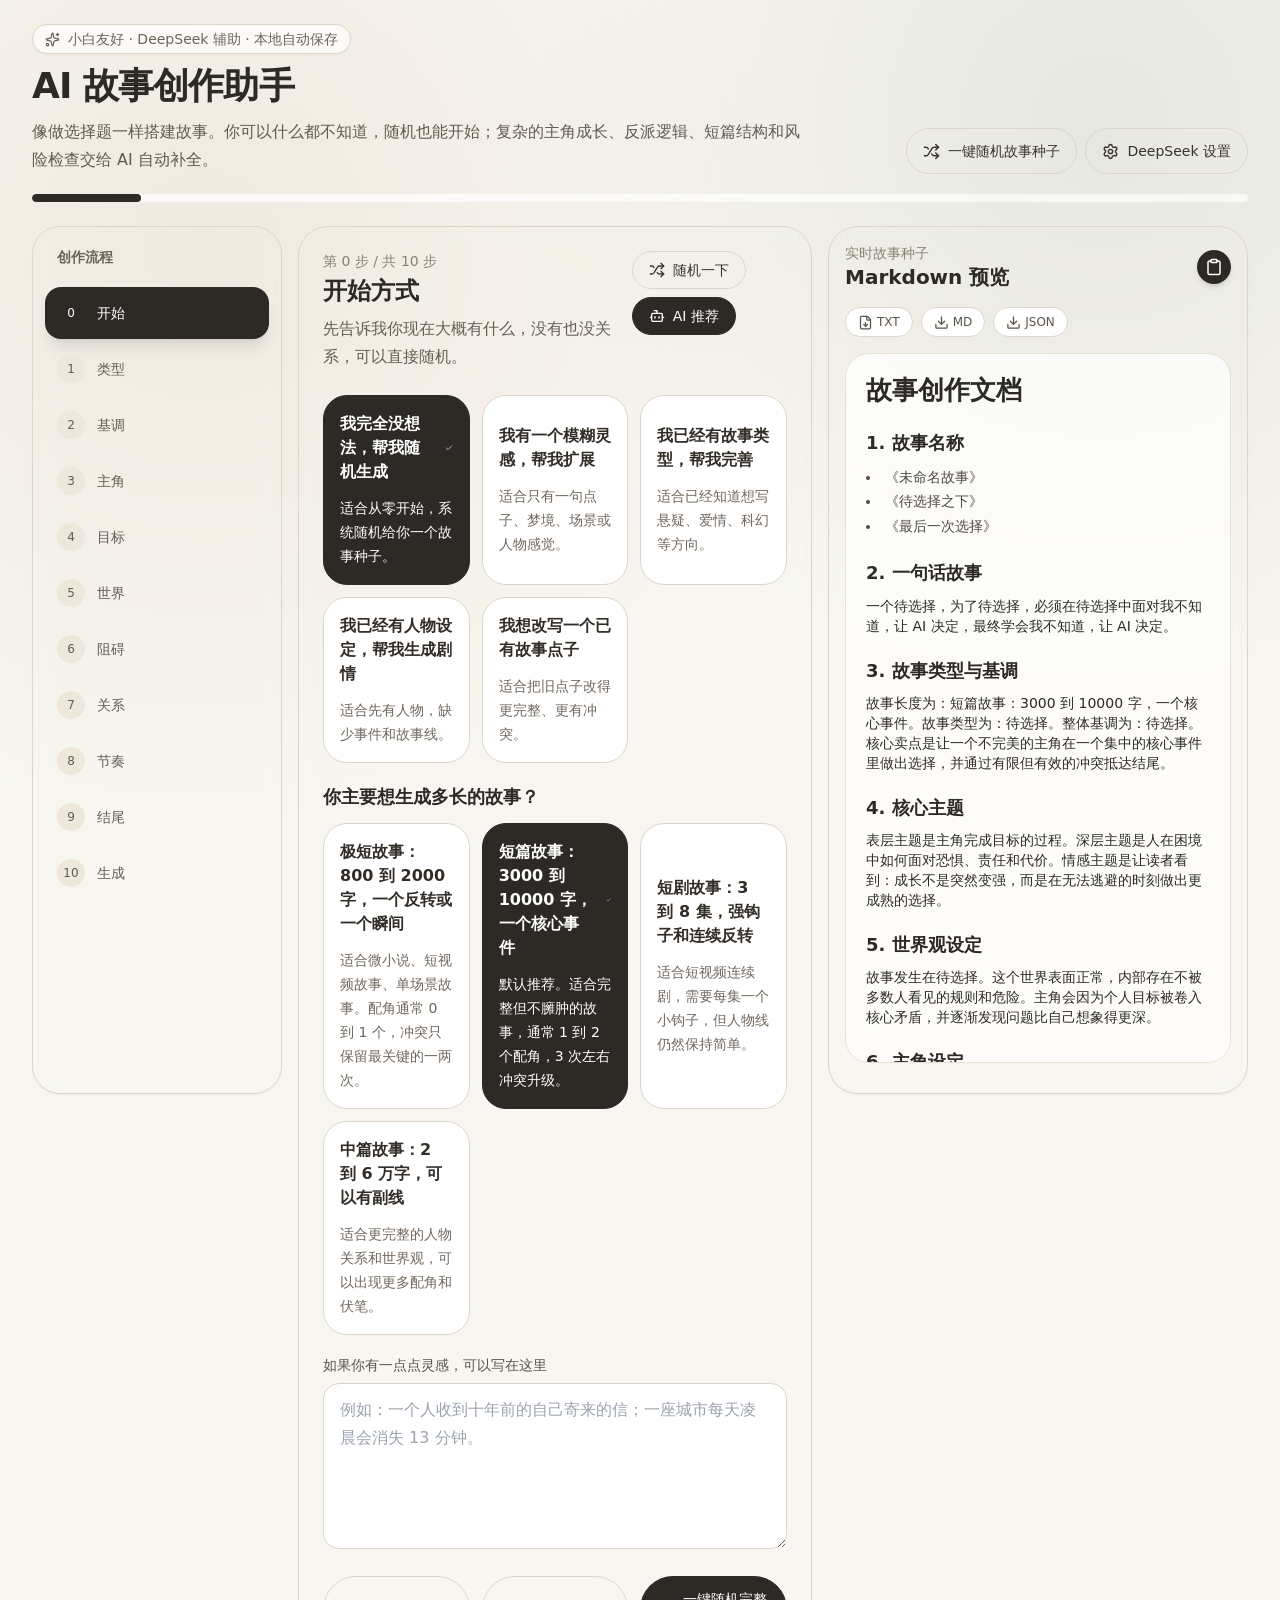
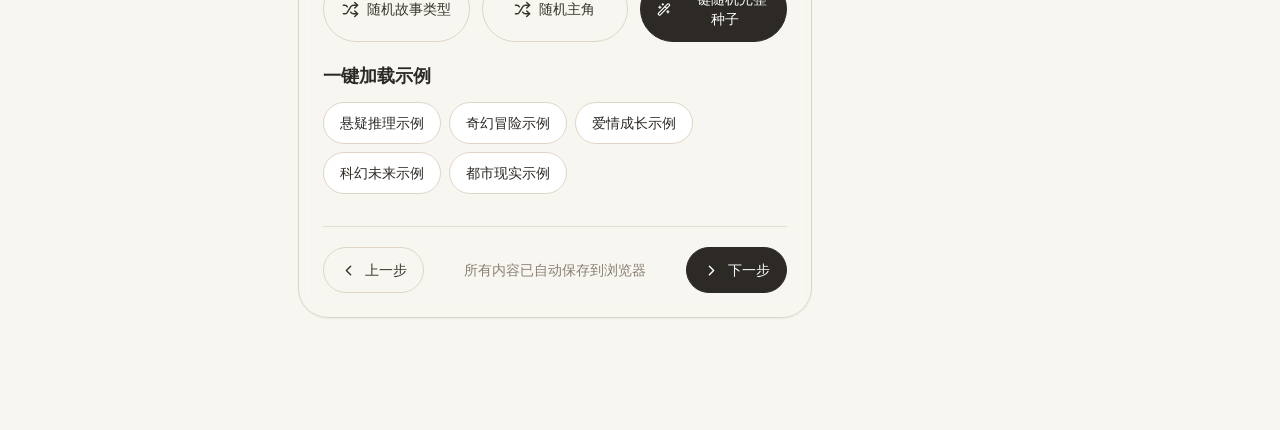
<file: index.html>
<!doctype html>
<html lang="zh-CN">
  <head>
    <meta charset="UTF-8" />
    <meta name="viewport" content="width=device-width, initial-scale=1.0" />
    <title>AI 故事创作助手</title>
    <script type="module" crossorigin src="./assets/index-DfgOAi6S.js"></script>
    <link rel="stylesheet" crossorigin href="./assets/index--obK73W2.css">
  </head>
  <body>
    <div id="root">
      <div style="min-height:100vh;display:grid;place-items:center;font-family:-apple-system,BlinkMacSystemFont,'Segoe UI',sans-serif;color:#2D2A26;background:#F7F6F0;">
        <div style="text-align:center;line-height:1.8;">
          <strong>AI 故事创作助手正在启动</strong>
          <div style="color:#7D756D;">如果长时间停留，请刷新页面或上传到 GitHub Pages 后打开。</div>
        </div>
      </div>
    </div>
  </body>
</html>
</file>
<file: assets/index--obK73W2.css>
*,:before,:after{--tw-border-spacing-x: 0;--tw-border-spacing-y: 0;--tw-translate-x: 0;--tw-translate-y: 0;--tw-rotate: 0;--tw-skew-x: 0;--tw-skew-y: 0;--tw-scale-x: 1;--tw-scale-y: 1;--tw-pan-x: ;--tw-pan-y: ;--tw-pinch-zoom: ;--tw-scroll-snap-strictness: proximity;--tw-gradient-from-position: ;--tw-gradient-via-position: ;--tw-gradient-to-position: ;--tw-ordinal: ;--tw-slashed-zero: ;--tw-numeric-figure: ;--tw-numeric-spacing: ;--tw-numeric-fraction: ;--tw-ring-inset: ;--tw-ring-offset-width: 0px;--tw-ring-offset-color: #fff;--tw-ring-color: rgb(59 130 246 / .5);--tw-ring-offset-shadow: 0 0 #0000;--tw-ring-shadow: 0 0 #0000;--tw-shadow: 0 0 #0000;--tw-shadow-colored: 0 0 #0000;--tw-blur: ;--tw-brightness: ;--tw-contrast: ;--tw-grayscale: ;--tw-hue-rotate: ;--tw-invert: ;--tw-saturate: ;--tw-sepia: ;--tw-drop-shadow: ;--tw-backdrop-blur: ;--tw-backdrop-brightness: ;--tw-backdrop-contrast: ;--tw-backdrop-grayscale: ;--tw-backdrop-hue-rotate: ;--tw-backdrop-invert: ;--tw-backdrop-opacity: ;--tw-backdrop-saturate: ;--tw-backdrop-sepia: ;--tw-contain-size: ;--tw-contain-layout: ;--tw-contain-paint: ;--tw-contain-style: }::backdrop{--tw-border-spacing-x: 0;--tw-border-spacing-y: 0;--tw-translate-x: 0;--tw-translate-y: 0;--tw-rotate: 0;--tw-skew-x: 0;--tw-skew-y: 0;--tw-scale-x: 1;--tw-scale-y: 1;--tw-pan-x: ;--tw-pan-y: ;--tw-pinch-zoom: ;--tw-scroll-snap-strictness: proximity;--tw-gradient-from-position: ;--tw-gradient-via-position: ;--tw-gradient-to-position: ;--tw-ordinal: ;--tw-slashed-zero: ;--tw-numeric-figure: ;--tw-numeric-spacing: ;--tw-numeric-fraction: ;--tw-ring-inset: ;--tw-ring-offset-width: 0px;--tw-ring-offset-color: #fff;--tw-ring-color: rgb(59 130 246 / .5);--tw-ring-offset-shadow: 0 0 #0000;--tw-ring-shadow: 0 0 #0000;--tw-shadow: 0 0 #0000;--tw-shadow-colored: 0 0 #0000;--tw-blur: ;--tw-brightness: ;--tw-contrast: ;--tw-grayscale: ;--tw-hue-rotate: ;--tw-invert: ;--tw-saturate: ;--tw-sepia: ;--tw-drop-shadow: ;--tw-backdrop-blur: ;--tw-backdrop-brightness: ;--tw-backdrop-contrast: ;--tw-backdrop-grayscale: ;--tw-backdrop-hue-rotate: ;--tw-backdrop-invert: ;--tw-backdrop-opacity: ;--tw-backdrop-saturate: ;--tw-backdrop-sepia: ;--tw-contain-size: ;--tw-contain-layout: ;--tw-contain-paint: ;--tw-contain-style: }*,:before,:after{box-sizing:border-box;border-width:0;border-style:solid;border-color:#e5e7eb}:before,:after{--tw-content: ""}html,:host{line-height:1.5;-webkit-text-size-adjust:100%;-moz-tab-size:4;-o-tab-size:4;tab-size:4;font-family:ui-sans-serif,system-ui,sans-serif,"Apple Color Emoji","Segoe UI Emoji",Segoe UI Symbol,"Noto Color Emoji";font-feature-settings:normal;font-variation-settings:normal;-webkit-tap-highlight-color:transparent}body{margin:0;line-height:inherit}hr{height:0;color:inherit;border-top-width:1px}abbr:where([title]){-webkit-text-decoration:underline dotted;text-decoration:underline dotted}h1,h2,h3,h4,h5,h6{font-size:inherit;font-weight:inherit}a{color:inherit;text-decoration:inherit}b,strong{font-weight:bolder}code,kbd,samp,pre{font-family:ui-monospace,SFMono-Regular,Menlo,Monaco,Consolas,Liberation Mono,Courier New,monospace;font-feature-settings:normal;font-variation-settings:normal;font-size:1em}small{font-size:80%}sub,sup{font-size:75%;line-height:0;position:relative;vertical-align:baseline}sub{bottom:-.25em}sup{top:-.5em}table{text-indent:0;border-color:inherit;border-collapse:collapse}button,input,optgroup,select,textarea{font-family:inherit;font-feature-settings:inherit;font-variation-settings:inherit;font-size:100%;font-weight:inherit;line-height:inherit;letter-spacing:inherit;color:inherit;margin:0;padding:0}button,select{text-transform:none}button,input:where([type=button]),input:where([type=reset]),input:where([type=submit]){-webkit-appearance:button;background-color:transparent;background-image:none}:-moz-focusring{outline:auto}:-moz-ui-invalid{box-shadow:none}progress{vertical-align:baseline}::-webkit-inner-spin-button,::-webkit-outer-spin-button{height:auto}[type=search]{-webkit-appearance:textfield;outline-offset:-2px}::-webkit-search-decoration{-webkit-appearance:none}::-webkit-file-upload-button{-webkit-appearance:button;font:inherit}summary{display:list-item}blockquote,dl,dd,h1,h2,h3,h4,h5,h6,hr,figure,p,pre{margin:0}fieldset{margin:0;padding:0}legend{padding:0}ol,ul,menu{list-style:none;margin:0;padding:0}dialog{padding:0}textarea{resize:vertical}input::-moz-placeholder,textarea::-moz-placeholder{opacity:1;color:#9ca3af}input::placeholder,textarea::placeholder{opacity:1;color:#9ca3af}button,[role=button]{cursor:pointer}:disabled{cursor:default}img,svg,video,canvas,audio,iframe,embed,object{display:block;vertical-align:middle}img,video{max-width:100%;height:auto}[hidden]:where(:not([hidden=until-found])){display:none}.fixed{position:fixed}.inset-0{inset:0}.inset-x-0{left:0;right:0}.bottom-0{bottom:0}.left-1\/2{left:50%}.top-4{top:1rem}.z-40{z-index:40}.z-50{z-index:50}.mx-auto{margin-left:auto;margin-right:auto}.mb-2{margin-bottom:.5rem}.mb-3{margin-bottom:.75rem}.mb-4{margin-bottom:1rem}.mb-6{margin-bottom:1.5rem}.mt-1{margin-top:.25rem}.mt-2{margin-top:.5rem}.mt-3{margin-top:.75rem}.mt-4{margin-top:1rem}.mt-6{margin-top:1.5rem}.mt-8{margin-top:2rem}.block{display:block}.flex{display:flex}.inline-flex{display:inline-flex}.grid{display:grid}.hidden{display:none}.h-2{height:.5rem}.h-7{height:1.75rem}.h-\[calc\(100vh-190px\)\]{height:calc(100vh - 190px)}.h-full{height:100%}.max-h-\[520px\]{max-height:520px}.min-h-\[118px\]{min-height:118px}.min-h-screen{min-height:100vh}.w-7{width:1.75rem}.w-full{width:100%}.min-w-0{min-width:0px}.max-w-2xl{max-width:42rem}.max-w-3xl{max-width:48rem}.max-w-4xl{max-width:56rem}.max-w-\[1560px\]{max-width:1560px}.max-w-xl{max-width:36rem}.shrink-0{flex-shrink:0}.-translate-x-1\/2{--tw-translate-x: -50%;transform:translate(var(--tw-translate-x),var(--tw-translate-y)) rotate(var(--tw-rotate)) skew(var(--tw-skew-x)) skewY(var(--tw-skew-y)) scaleX(var(--tw-scale-x)) scaleY(var(--tw-scale-y))}@keyframes spin{to{transform:rotate(360deg)}}.animate-spin{animation:spin 1s linear infinite}.resize-y{resize:vertical}.grid-cols-1{grid-template-columns:repeat(1,minmax(0,1fr))}.flex-col{flex-direction:column}.flex-wrap{flex-wrap:wrap}.place-items-center{place-items:center}.items-center{align-items:center}.justify-center{justify-content:center}.justify-between{justify-content:space-between}.gap-1{gap:.25rem}.gap-2{gap:.5rem}.gap-3{gap:.75rem}.gap-4{gap:1rem}.gap-5{gap:1.25rem}.space-y-4>:not([hidden])~:not([hidden]){--tw-space-y-reverse: 0;margin-top:calc(1rem * calc(1 - var(--tw-space-y-reverse)));margin-bottom:calc(1rem * var(--tw-space-y-reverse))}.space-y-5>:not([hidden])~:not([hidden]){--tw-space-y-reverse: 0;margin-top:calc(1.25rem * calc(1 - var(--tw-space-y-reverse)));margin-bottom:calc(1.25rem * var(--tw-space-y-reverse))}.space-y-6>:not([hidden])~:not([hidden]){--tw-space-y-reverse: 0;margin-top:calc(1.5rem * calc(1 - var(--tw-space-y-reverse)));margin-bottom:calc(1.5rem * var(--tw-space-y-reverse))}.overflow-auto{overflow:auto}.overflow-hidden{overflow:hidden}.rounded-2xl{border-radius:1rem}.rounded-3xl{border-radius:1.5rem}.rounded-\[28px\]{border-radius:28px}.rounded-\[30px\]{border-radius:30px}.rounded-full{border-radius:9999px}.border{border-width:1px}.border-t{border-top-width:1px}.border-\[\#2d2a26\]{--tw-border-opacity: 1;border-color:rgb(45 42 38 / var(--tw-border-opacity, 1))}.border-\[\#d8d0c4\]{--tw-border-opacity: 1;border-color:rgb(216 208 196 / var(--tw-border-opacity, 1))}.border-\[\#ded5c7\]{--tw-border-opacity: 1;border-color:rgb(222 213 199 / var(--tw-border-opacity, 1))}.border-\[\#e5dccc\]{--tw-border-opacity: 1;border-color:rgb(229 220 204 / var(--tw-border-opacity, 1))}.border-\[\#e6ddcf\]{--tw-border-opacity: 1;border-color:rgb(230 221 207 / var(--tw-border-opacity, 1))}.border-\[\#e6ded2\]{--tw-border-opacity: 1;border-color:rgb(230 222 210 / var(--tw-border-opacity, 1))}.border-\[\#e8e0d4\]{--tw-border-opacity: 1;border-color:rgb(232 224 212 / var(--tw-border-opacity, 1))}.border-amber-200{--tw-border-opacity: 1;border-color:rgb(253 230 138 / var(--tw-border-opacity, 1))}.border-red-200{--tw-border-opacity: 1;border-color:rgb(254 202 202 / var(--tw-border-opacity, 1))}.bg-\[\#2d2a26\]{--tw-bg-opacity: 1;background-color:rgb(45 42 38 / var(--tw-bg-opacity, 1))}.bg-\[\#2d2a26\]\/35{background-color:#2d2a2659}.bg-\[\#eee7dc\]{--tw-bg-opacity: 1;background-color:rgb(238 231 220 / var(--tw-bg-opacity, 1))}.bg-\[\#f8f3ea\]{--tw-bg-opacity: 1;background-color:rgb(248 243 234 / var(--tw-bg-opacity, 1))}.bg-\[\#fbfaf6\]{--tw-bg-opacity: 1;background-color:rgb(251 250 246 / var(--tw-bg-opacity, 1))}.bg-amber-50{--tw-bg-opacity: 1;background-color:rgb(255 251 235 / var(--tw-bg-opacity, 1))}.bg-red-50{--tw-bg-opacity: 1;background-color:rgb(254 242 242 / var(--tw-bg-opacity, 1))}.bg-white{--tw-bg-opacity: 1;background-color:rgb(255 255 255 / var(--tw-bg-opacity, 1))}.bg-white\/70{background-color:#ffffffb3}.bg-white\/90{background-color:#ffffffe6}.p-2{padding:.5rem}.p-3{padding:.75rem}.p-4{padding:1rem}.p-5{padding:1.25rem}.px-3{padding-left:.75rem;padding-right:.75rem}.px-4{padding-left:1rem;padding-right:1rem}.py-1{padding-top:.25rem;padding-bottom:.25rem}.py-1\.5{padding-top:.375rem;padding-bottom:.375rem}.py-2{padding-top:.5rem;padding-bottom:.5rem}.py-2\.5{padding-top:.625rem;padding-bottom:.625rem}.py-3{padding-top:.75rem;padding-bottom:.75rem}.py-6{padding-top:1.5rem;padding-bottom:1.5rem}.pb-28{padding-bottom:7rem}.pt-5{padding-top:1.25rem}.text-left{text-align:left}.text-2xl{font-size:1.5rem;line-height:2rem}.text-3xl{font-size:1.875rem;line-height:2.25rem}.text-base{font-size:1rem;line-height:1.5rem}.text-lg{font-size:1.125rem;line-height:1.75rem}.text-sm{font-size:.875rem;line-height:1.25rem}.text-xl{font-size:1.25rem;line-height:1.75rem}.text-xs{font-size:.75rem;line-height:1rem}.font-medium{font-weight:500}.font-semibold{font-weight:600}.leading-6{line-height:1.5rem}.leading-7{line-height:1.75rem}.tracking-tight{letter-spacing:-.025em}.text-\[\#2d2a26\]{--tw-text-opacity: 1;color:rgb(45 42 38 / var(--tw-text-opacity, 1))}.text-\[\#332d27\]{--tw-text-opacity: 1;color:rgb(51 45 39 / var(--tw-text-opacity, 1))}.text-\[\#39332d\]{--tw-text-opacity: 1;color:rgb(57 51 45 / var(--tw-text-opacity, 1))}.text-\[\#50483f\]{--tw-text-opacity: 1;color:rgb(80 72 63 / var(--tw-text-opacity, 1))}.text-\[\#514941\]{--tw-text-opacity: 1;color:rgb(81 73 65 / var(--tw-text-opacity, 1))}.text-\[\#5b5349\]{--tw-text-opacity: 1;color:rgb(91 83 73 / var(--tw-text-opacity, 1))}.text-\[\#625a51\]{--tw-text-opacity: 1;color:rgb(98 90 81 / var(--tw-text-opacity, 1))}.text-\[\#665d53\]{--tw-text-opacity: 1;color:rgb(102 93 83 / var(--tw-text-opacity, 1))}.text-\[\#675f55\]{--tw-text-opacity: 1;color:rgb(103 95 85 / var(--tw-text-opacity, 1))}.text-\[\#6b6258\]{--tw-text-opacity: 1;color:rgb(107 98 88 / var(--tw-text-opacity, 1))}.text-\[\#6d6358\]{--tw-text-opacity: 1;color:rgb(109 99 88 / var(--tw-text-opacity, 1))}.text-\[\#71675d\]{--tw-text-opacity: 1;color:rgb(113 103 93 / var(--tw-text-opacity, 1))}.text-\[\#8a8075\]{--tw-text-opacity: 1;color:rgb(138 128 117 / var(--tw-text-opacity, 1))}.text-amber-900{--tw-text-opacity: 1;color:rgb(120 53 15 / var(--tw-text-opacity, 1))}.text-red-700{--tw-text-opacity: 1;color:rgb(185 28 28 / var(--tw-text-opacity, 1))}.text-white{--tw-text-opacity: 1;color:rgb(255 255 255 / var(--tw-text-opacity, 1))}.shadow-2xl{--tw-shadow: 0 25px 50px -12px rgb(0 0 0 / .25);--tw-shadow-colored: 0 25px 50px -12px var(--tw-shadow-color);box-shadow:var(--tw-ring-offset-shadow, 0 0 #0000),var(--tw-ring-shadow, 0 0 #0000),var(--tw-shadow)}.shadow-lg{--tw-shadow: 0 10px 15px -3px rgb(0 0 0 / .1), 0 4px 6px -4px rgb(0 0 0 / .1);--tw-shadow-colored: 0 10px 15px -3px var(--tw-shadow-color), 0 4px 6px -4px var(--tw-shadow-color);box-shadow:var(--tw-ring-offset-shadow, 0 0 #0000),var(--tw-ring-shadow, 0 0 #0000),var(--tw-shadow)}.shadow-md{--tw-shadow: 0 4px 6px -1px rgb(0 0 0 / .1), 0 2px 4px -2px rgb(0 0 0 / .1);--tw-shadow-colored: 0 4px 6px -1px var(--tw-shadow-color), 0 2px 4px -2px var(--tw-shadow-color);box-shadow:var(--tw-ring-offset-shadow, 0 0 #0000),var(--tw-ring-shadow, 0 0 #0000),var(--tw-shadow)}.shadow-sm{--tw-shadow: 0 1px 2px 0 rgb(0 0 0 / .05);--tw-shadow-colored: 0 1px 2px 0 var(--tw-shadow-color);box-shadow:var(--tw-ring-offset-shadow, 0 0 #0000),var(--tw-ring-shadow, 0 0 #0000),var(--tw-shadow)}.shadow-xl{--tw-shadow: 0 20px 25px -5px rgb(0 0 0 / .1), 0 8px 10px -6px rgb(0 0 0 / .1);--tw-shadow-colored: 0 20px 25px -5px var(--tw-shadow-color), 0 8px 10px -6px var(--tw-shadow-color);box-shadow:var(--tw-ring-offset-shadow, 0 0 #0000),var(--tw-ring-shadow, 0 0 #0000),var(--tw-shadow)}.outline-none{outline:2px solid transparent;outline-offset:2px}.filter{filter:var(--tw-blur) var(--tw-brightness) var(--tw-contrast) var(--tw-grayscale) var(--tw-hue-rotate) var(--tw-invert) var(--tw-saturate) var(--tw-sepia) var(--tw-drop-shadow)}.backdrop-blur{--tw-backdrop-blur: blur(8px);-webkit-backdrop-filter:var(--tw-backdrop-blur) var(--tw-backdrop-brightness) var(--tw-backdrop-contrast) var(--tw-backdrop-grayscale) var(--tw-backdrop-hue-rotate) var(--tw-backdrop-invert) var(--tw-backdrop-opacity) var(--tw-backdrop-saturate) var(--tw-backdrop-sepia);backdrop-filter:var(--tw-backdrop-blur) var(--tw-backdrop-brightness) var(--tw-backdrop-contrast) var(--tw-backdrop-grayscale) var(--tw-backdrop-hue-rotate) var(--tw-backdrop-invert) var(--tw-backdrop-opacity) var(--tw-backdrop-saturate) var(--tw-backdrop-sepia)}.backdrop-blur-sm{--tw-backdrop-blur: blur(4px);-webkit-backdrop-filter:var(--tw-backdrop-blur) var(--tw-backdrop-brightness) var(--tw-backdrop-contrast) var(--tw-backdrop-grayscale) var(--tw-backdrop-hue-rotate) var(--tw-backdrop-invert) var(--tw-backdrop-opacity) var(--tw-backdrop-saturate) var(--tw-backdrop-sepia);backdrop-filter:var(--tw-backdrop-blur) var(--tw-backdrop-brightness) var(--tw-backdrop-contrast) var(--tw-backdrop-grayscale) var(--tw-backdrop-hue-rotate) var(--tw-backdrop-invert) var(--tw-backdrop-opacity) var(--tw-backdrop-saturate) var(--tw-backdrop-sepia)}.transition{transition-property:color,background-color,border-color,text-decoration-color,fill,stroke,opacity,box-shadow,transform,filter,backdrop-filter;transition-timing-function:cubic-bezier(.4,0,.2,1);transition-duration:.15s}.transition-all{transition-property:all;transition-timing-function:cubic-bezier(.4,0,.2,1);transition-duration:.15s}.duration-500{transition-duration:.5s}:root{color:#2d2a26;background:#f7f6f0;font-family:Inter,ui-sans-serif,system-ui,-apple-system,BlinkMacSystemFont,Segoe UI,sans-serif}*{box-sizing:border-box}body{margin:0;min-width:320px;min-height:100vh;background:radial-gradient(circle at 16% 12%,rgba(183,120,85,.1),transparent 28%),radial-gradient(circle at 86% 6%,rgba(111,125,97,.12),transparent 26%),#f7f6f0}button,input,textarea,select{font:inherit}.scrollbar-none{scrollbar-width:none}.scrollbar-none::-webkit-scrollbar{display:none}.markdown-preview h1{font-size:26px;line-height:1.3;margin-bottom:18px;font-weight:760}.markdown-preview h2{font-size:18px;line-height:1.4;margin:22px 0 10px;font-weight:720;color:#2d2a26}.markdown-preview h3{font-size:15px;line-height:1.4;margin:16px 0 8px;font-weight:700}.markdown-preview p,.markdown-preview li{color:#504a43;line-height:1.75}.markdown-preview ul{list-style:disc;padding-left:20px;margin:6px 0 12px}.markdown-preview code{background:#b778551a;border:1px solid rgba(183,120,85,.16);border-radius:6px;padding:1px 6px}.hover\:-translate-y-0\.5:hover{--tw-translate-y: -.125rem;transform:translate(var(--tw-translate-x),var(--tw-translate-y)) rotate(var(--tw-rotate)) skew(var(--tw-skew-x)) skewY(var(--tw-skew-y)) scaleX(var(--tw-scale-x)) scaleY(var(--tw-scale-y))}.hover\:scale-105:hover{--tw-scale-x: 1.05;--tw-scale-y: 1.05;transform:translate(var(--tw-translate-x),var(--tw-translate-y)) rotate(var(--tw-rotate)) skew(var(--tw-skew-x)) skewY(var(--tw-skew-y)) scaleX(var(--tw-scale-x)) scaleY(var(--tw-scale-y))}.hover\:bg-\[\#f2ede4\]:hover{--tw-bg-opacity: 1;background-color:rgb(242 237 228 / var(--tw-bg-opacity, 1))}.hover\:bg-\[\#f4eee5\]:hover{--tw-bg-opacity: 1;background-color:rgb(244 238 229 / var(--tw-bg-opacity, 1))}.hover\:shadow-lg:hover{--tw-shadow: 0 10px 15px -3px rgb(0 0 0 / .1), 0 4px 6px -4px rgb(0 0 0 / .1);--tw-shadow-colored: 0 10px 15px -3px var(--tw-shadow-color), 0 4px 6px -4px var(--tw-shadow-color);box-shadow:var(--tw-ring-offset-shadow, 0 0 #0000),var(--tw-ring-shadow, 0 0 #0000),var(--tw-shadow)}.hover\:shadow-md:hover{--tw-shadow: 0 4px 6px -1px rgb(0 0 0 / .1), 0 2px 4px -2px rgb(0 0 0 / .1);--tw-shadow-colored: 0 4px 6px -1px var(--tw-shadow-color), 0 2px 4px -2px var(--tw-shadow-color);box-shadow:var(--tw-ring-offset-shadow, 0 0 #0000),var(--tw-ring-shadow, 0 0 #0000),var(--tw-shadow)}.focus\:border-\[\#2d2a26\]:focus{--tw-border-opacity: 1;border-color:rgb(45 42 38 / var(--tw-border-opacity, 1))}.focus\:ring-4:focus{--tw-ring-offset-shadow: var(--tw-ring-inset) 0 0 0 var(--tw-ring-offset-width) var(--tw-ring-offset-color);--tw-ring-shadow: var(--tw-ring-inset) 0 0 0 calc(4px + var(--tw-ring-offset-width)) var(--tw-ring-color);box-shadow:var(--tw-ring-offset-shadow),var(--tw-ring-shadow),var(--tw-shadow, 0 0 #0000)}.focus\:ring-\[\#2d2a26\]\/10:focus{--tw-ring-color: rgb(45 42 38 / .1)}@media(min-width:640px){.sm\:block{display:block}.sm\:grid-cols-2{grid-template-columns:repeat(2,minmax(0,1fr))}.sm\:grid-cols-3{grid-template-columns:repeat(3,minmax(0,1fr))}.sm\:flex-row{flex-direction:row}.sm\:items-start{align-items:flex-start}.sm\:p-6{padding:1.5rem}.sm\:px-6{padding-left:1.5rem;padding-right:1.5rem}.sm\:text-4xl{font-size:2.25rem;line-height:2.5rem}}@media(min-width:1024px){.lg\:sticky{position:sticky}.lg\:top-4{top:1rem}.lg\:block{display:block}.lg\:hidden{display:none}.lg\:h-\[calc\(100vh-32px\)\]{height:calc(100vh - 32px)}.lg\:grid-cols-3{grid-template-columns:repeat(3,minmax(0,1fr))}.lg\:grid-cols-4{grid-template-columns:repeat(4,minmax(0,1fr))}.lg\:grid-cols-\[250px_minmax\(0\,1fr\)_420px\]{grid-template-columns:250px minmax(0,1fr) 420px}.lg\:flex-row{flex-direction:row}.lg\:items-end{align-items:flex-end}.lg\:overflow-auto{overflow:auto}.lg\:px-8{padding-left:2rem;padding-right:2rem}}@media(min-width:1280px){.xl\:grid-cols-3{grid-template-columns:repeat(3,minmax(0,1fr))}}
</file>
